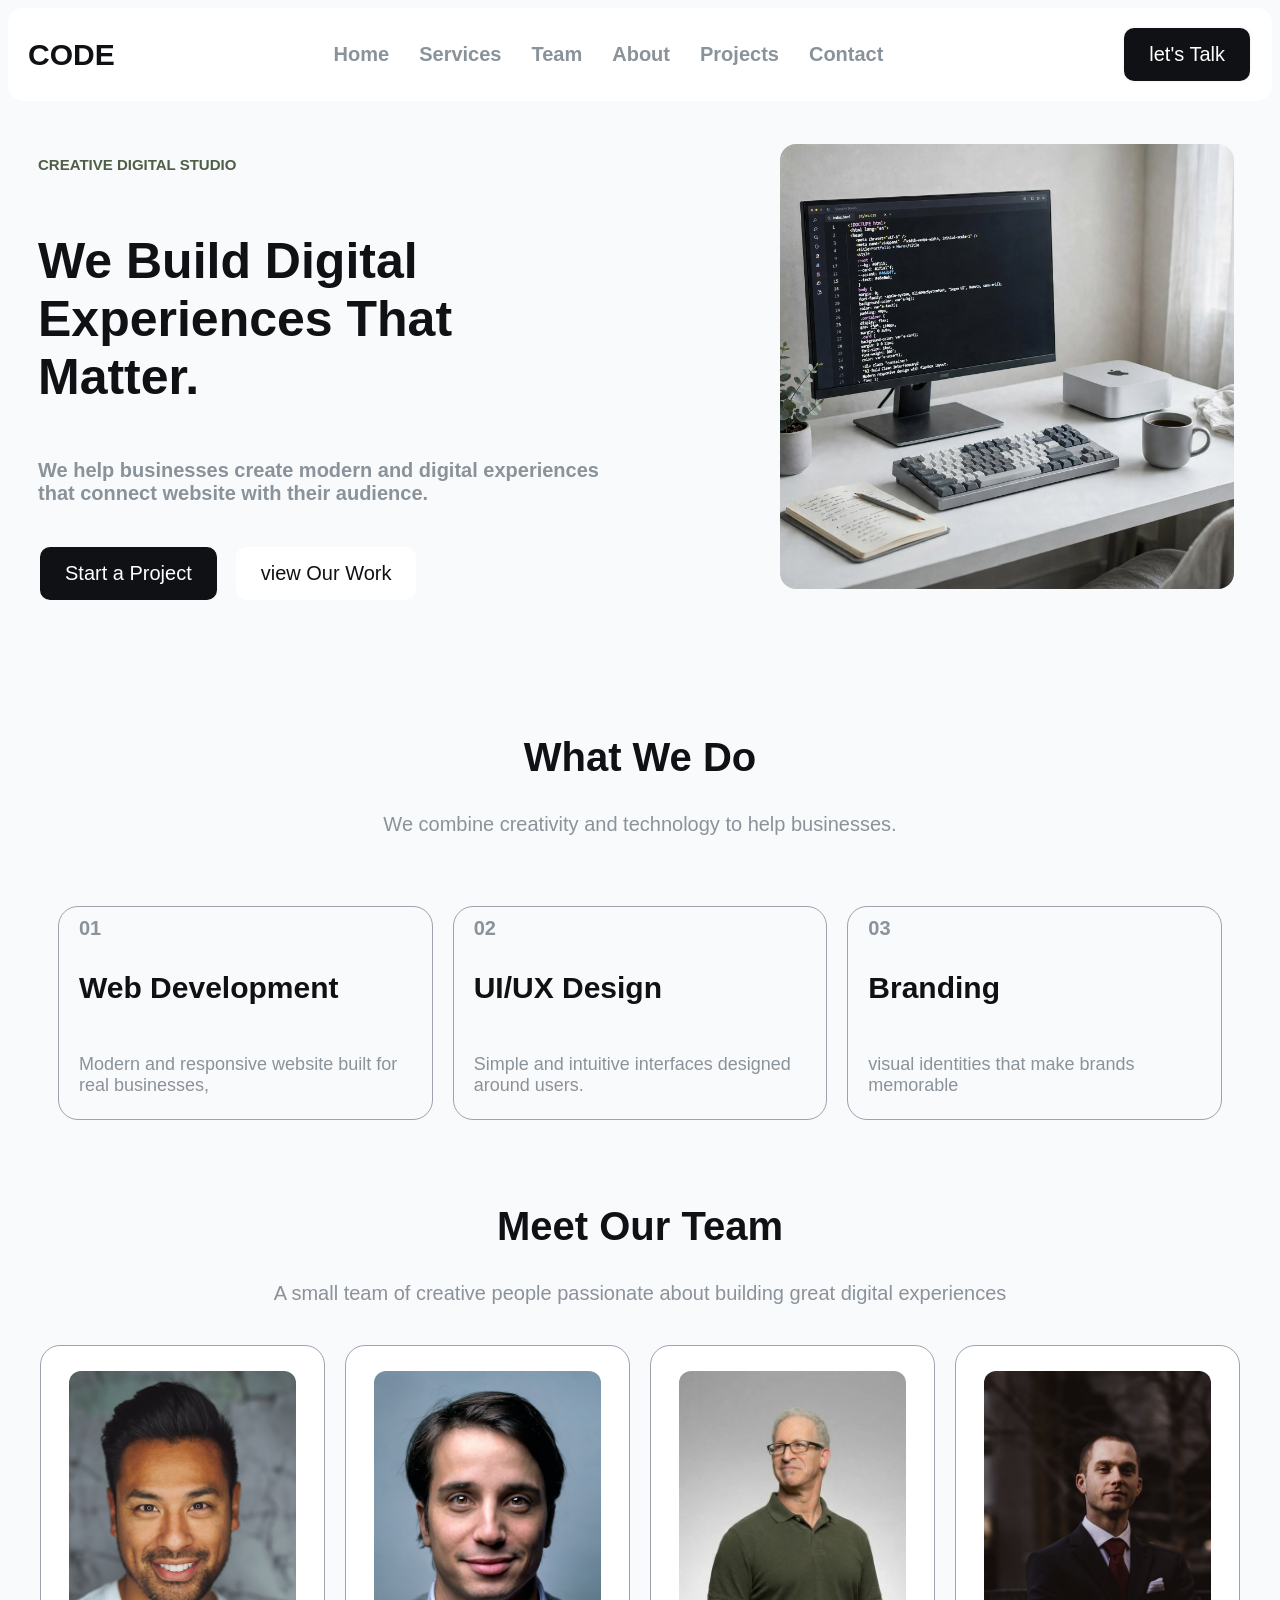
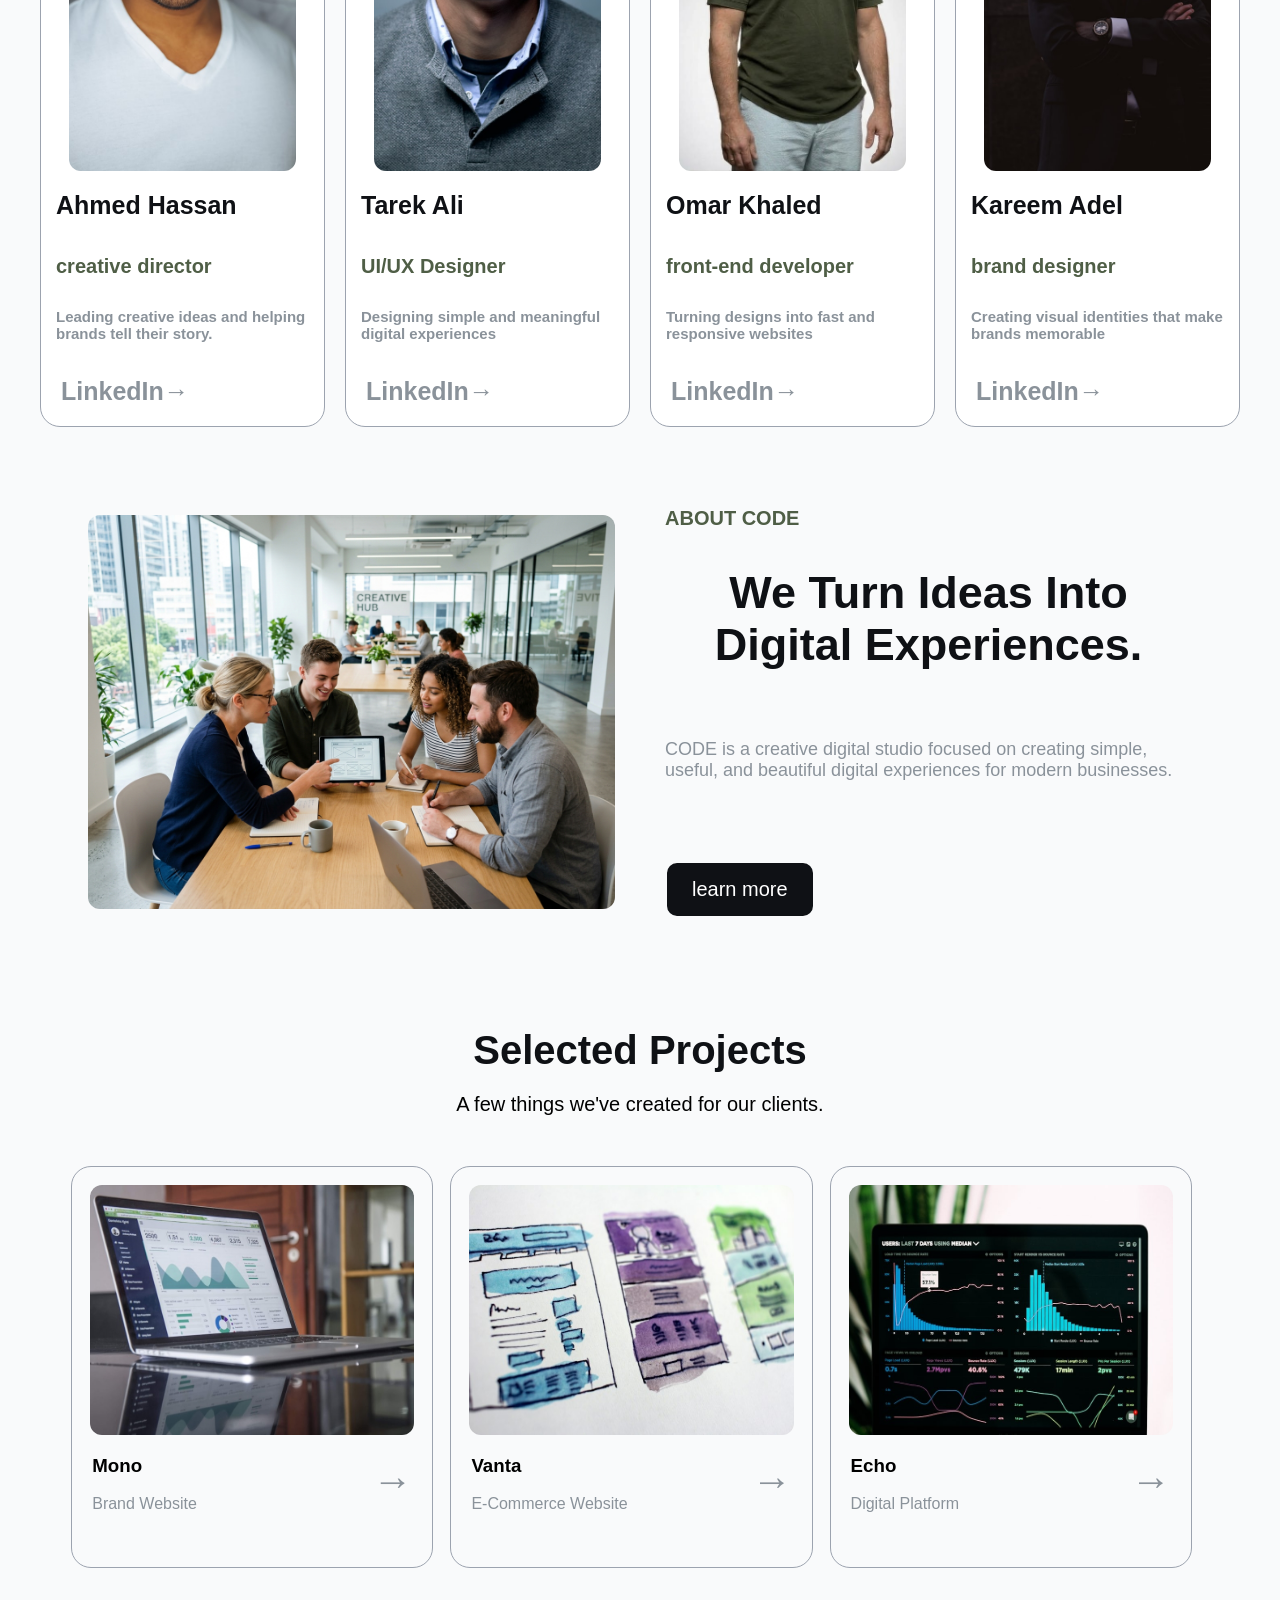
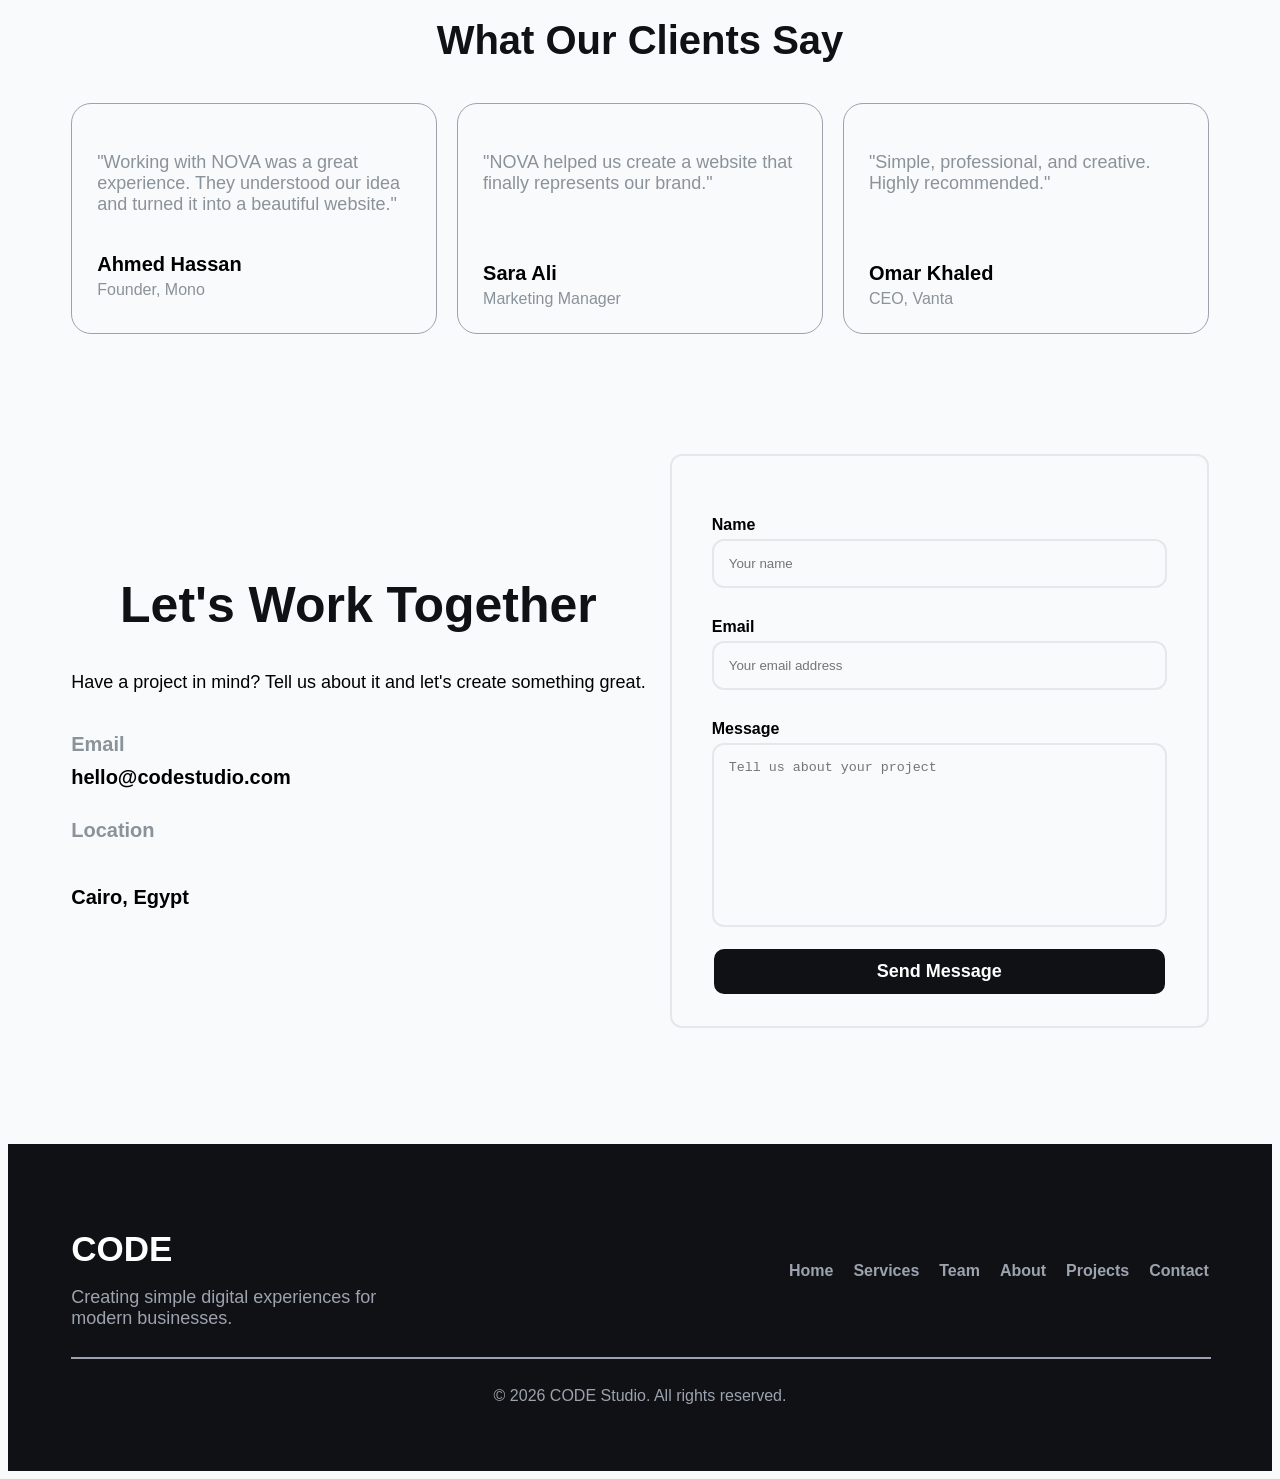
<file: index.html>
<html>
    <head>
<title>Code Studio</title>
<link rel="stylesheet" href="./code studio.css">
    </head>
    <body>
        <div class="header">
             <a href=""  class="logo">CODE</a>
      <div class="links">
        <a href="#"> Home</a>
        <a href="#" > Services</a>
        <a href="#"> Team</a>
         <a href="#"> About</a>
         <a href="#">Projects</a>
         <a href="#"> Contact</a>
        </div>
         <button class="one">let's Talk</button>
      </div>
        <div class="main">
         <div class="main-text"> 
          <h5>creative digital studio</h5>
            <h1>we build digital experiences that matter.</h1>
            <p>We help businesses create modern  and digital experiences that connect website with their audience.  </p>
          <div class="main-buttons">
              <button class="one"> Start a Project</button>
            <button class="two"> view Our Work</button> 

          </div>
        </div>
            
        
        <div  class="setup">
             <img class="setup-img" src="./setup.jpeg" alt=" setup">
        </div>

        </div>
        <div class="our-Services" > 
          <div class="ser-text">
            <h2>what we do</h2>
            <p> We combine creativity and technology to help businesses. </p>
          </div>
          <div class="ser-cards" >
                  <div class="ser-card">
            <span> 01</span>
            <h3> web development</h3>
            <p> Modern and responsive website built for real businesses, </p>
          </div>
          <div class="ser-card">
            <span>02</span>
            <h3>UI/UX design</h3>
            <p> Simple and intuitive interfaces designed around users.  </p>
          </div>
          <div class="ser-card">
            <span>03</span>
            <h3> Branding</h3>
            <p>visual identities that make brands memorable</p>
          </div>
           
          </div>
           </div>
           <div class="team">
            <div class="team-text">
                <h2>meet our team</h2>
                <p> A small team of creative people passionate about building great digital experiences </p>
            </div>
            <div class="team-cards">
                <div class="team-card">
                    <img src="./ahmed.jpeg" alt="team">
                    <h3> ahmed hassan</h3>
                    <span> creative director</span>
                    <p> Leading creative ideas and helping brands tell their story.</p>
                    <a href="#" class="arr"> LinkedIn→</a>
                </div>
                <div class="team-card">
                    <img src="./tarek.jpeg" alt="team">
                    <h3> tarek ali</h3>
                    <span> UI/UX Designer</span>
                    <p> Designing simple and meaningful digital experiences</p>
                    <a href="#" class="arr"> LinkedIn→</a>
                </div>
                <div class="team-card">
                    <img src="./omar.jpeg" alt="team">
                    <h3> omar Khaled</h3>
                    <span> front-end developer</span>
                    <p> Turning designs into fast and responsive websites</p>
                    <a href="#" class="arr"> LinkedIn→</a>
                </div>
                <div class="team-card">
                    <img src="./kareem.jpeg" alt="team">
                    <h3>kareem adel </h3>
                    <span>brand designer </span>
                    <p> Creating visual identities that make brands memorable</p>
                    <a href="#" class="arr"> LinkedIn→</a>
                </div>

            </div>

           </div> 
           
  <div class="about">
    <div class="about-img">
      <img src="./about.jpeg" alt="CODE Team">
    </div>
    <div class="about-content">
      <span >ABOUT CODE</span>
      <h2 class="title">We turn ideas into digital experiences.</h2>
      <p >
        CODE is a creative digital studio focused on creating simple, useful, and beautiful digital experiences for modern businesses.
      </p>
  <BUTTon class="one">learn more</BUTTon>
    </div>
</div>

        <div class="selected-projects container">
            <div class="heading-section">
                <h2>Selected Projects</h2>
                <p>A few things we've created for our clients.</p>
            </div>
            <div class="selected-projects-cards">
                <div class="selected-projects-card">
                    <img src="./mono.jpeg" alt="image not found"/>
                    <div class="selected-projects-card-info">
                        <div class="selected-projects-card-info-left">
                            <h3>Mono</h3>
                            <p>Brand Website</p>
                        </div>
                        <div class="selected-projects-card-info-right">
                            <a href="#" class="arr">→</a>
                        </div>
                    </div>
                </div>
                <div class="selected-projects-card">
                    <img src="./vanta.jpeg" alt="image not found"/>
                    <div class="selected-projects-card-info">
                        <div class="selected-projects-card-info-left">
                            <h3>Vanta</h3>
                            <p>E-Commerce Website</p>
                        </div>
                        <div class="selected-projects-card-info-right">
                            <a href="#" class="arr">→</a>
                        </div>
                    </div>
                </div>
                <div class="selected-projects-card">
                    <img src="./echo.jpeg" alt="image not found"/>
                    <div class="selected-projects-card-info">
                        <div class="selected-projects-card-info-left">
                            <h3>Echo</h3>
                            <p>Digital Platform</p>
                        </div>
                        <div class="selected-projects-card-info-right">
                            <a href="#" class="arr">→</a>
                        </div>
                    </div>
                </div>
            </div>
        </div>
        <div class="clients-says container">
            
                <h2>What Our Clients Say</h2>
            
            <div class="clients-says-cards">
                <div class="clients-says-card">
                    <p>"Working with NOVA was a great experience. They understood our idea and turned it into a beautiful website."</p>
                    <h3>Ahmed Hassan</h3>
                    <span>Founder, Mono</span>
                </div>
                <div class="clients-says-card">
                    <p>"NOVA helped us create a website that finally represents our brand."</p>
                    <h3>Sara Ali</h3>
                    <span>Marketing Manager</span>
                </div>
                <div class="clients-says-card">
                    <p>"Simple, professional, and creative. Highly recommended."</p>
                    <h3>Omar Khaled</h3>
                    <span>CEO, Vanta</span>
                </div>
            </div>
        </div><div class="contact container">
            <div class="contact-left">
                <h2>Let's Work Together</h2>
                <p>Have a project in mind? Tell us about it and let's create something great.</p>
                <span>Email</span>
                <a href="#">hello@codestudio.com</a>
                <span>Location</span>
                <h5>Cairo, Egypt</h5>
            </div>
            <form>
                <label for="name">Name</label>
                <input id="name" type="text" placeholder="Your name"/>
                <label for="email">Email</label>
                <input id="email" type="email" placeholder="Your email address"/>
                <label for="message">Message</label>
                <textarea id="message" placeholder="Tell us about your project" rows="10"></textarea>
                <button type="submit">Send Message</button>
            </form>
        </div>
        <div class="footer">
            <div class="footer-content container">
                <div class="footer-top">
                   <div class="footer-top-left">
                       <h3>CODE</h3>
                       <p>Creating simple digital experiences for<br> modern businesses.</p>
                    </div>
                    <div class="footer-links">
                        <a href="#">Home</a>
                        <a href="#">Services</a>
                        <a href="#">Team</a>
                        <a href="#">About</a>
                        <a href="#">Projects</a>
                        <a href="#">Contact</a>
                    </div>
                </div>
                <hr />
                <p class="footer-copyright">© 2026 CODE Studio. All rights reserved.</p>
            </div>
        </div>    

    </body>
 </html>
</file>
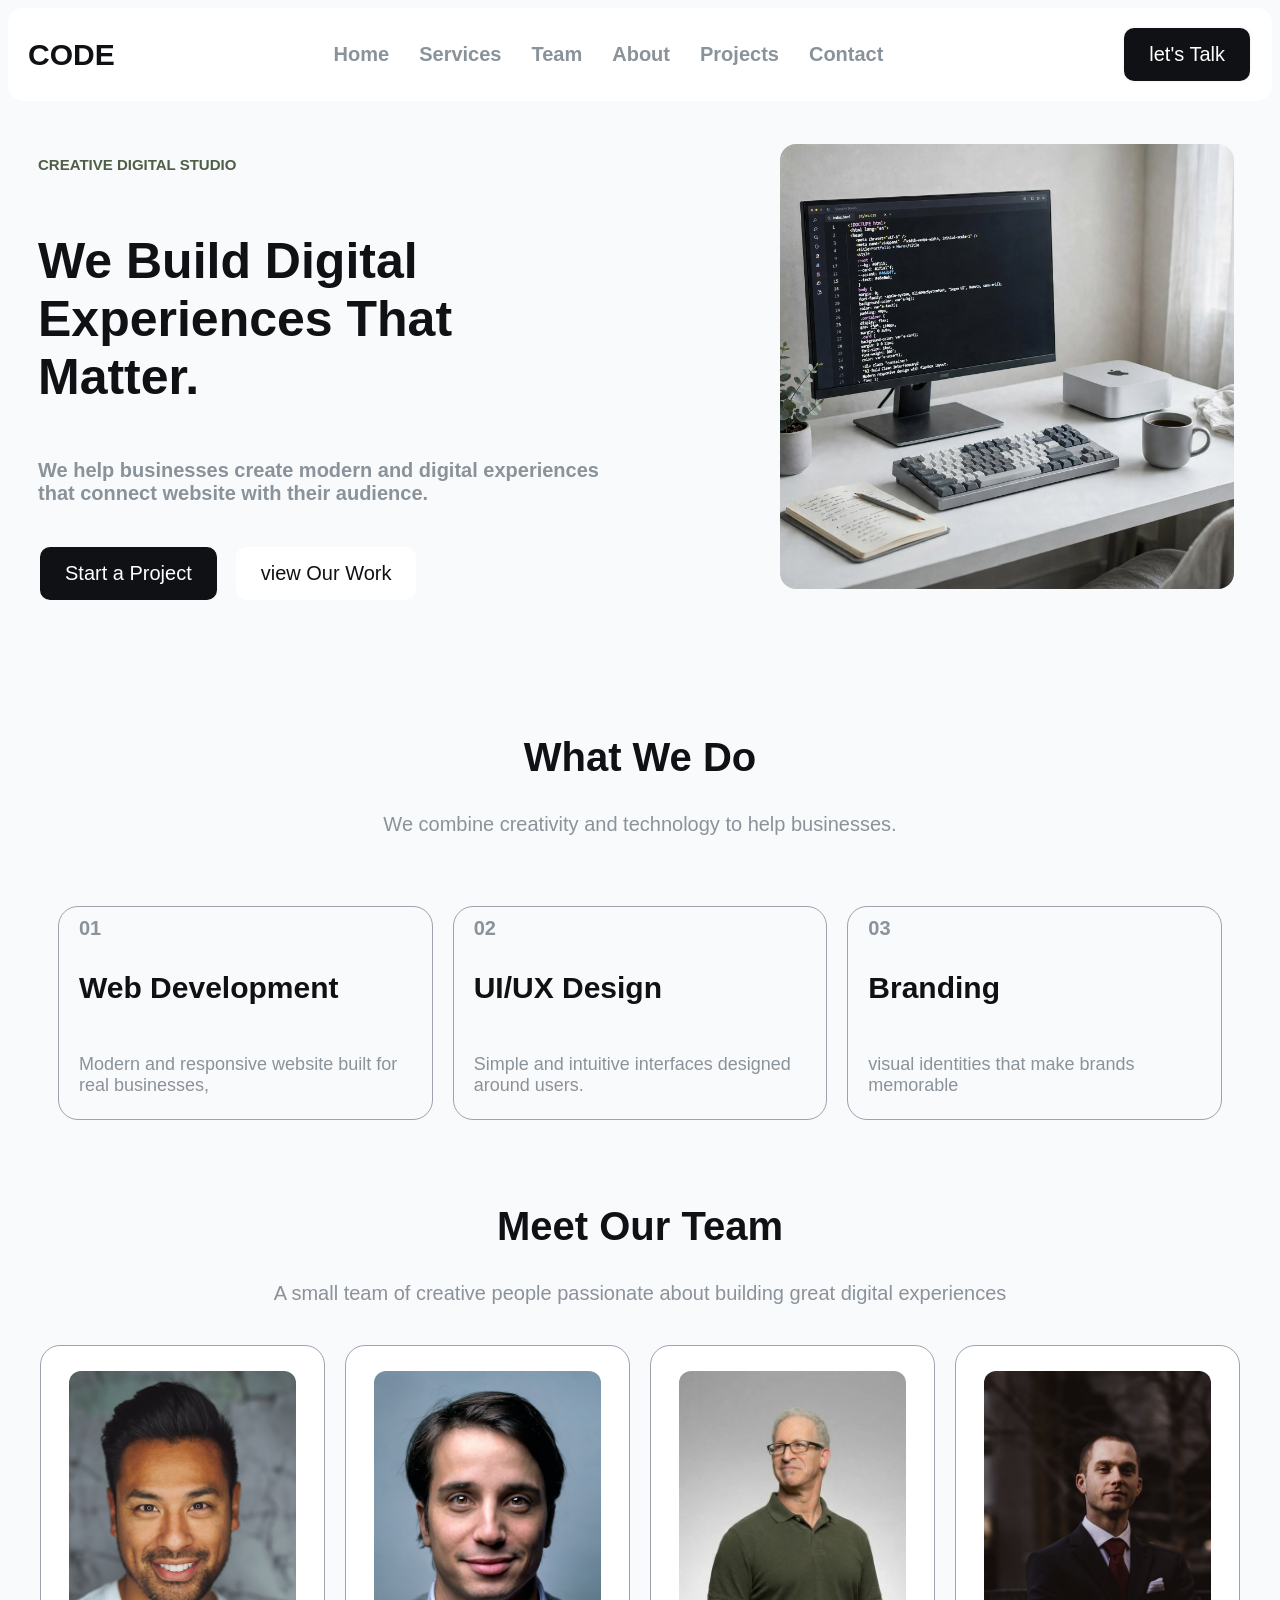
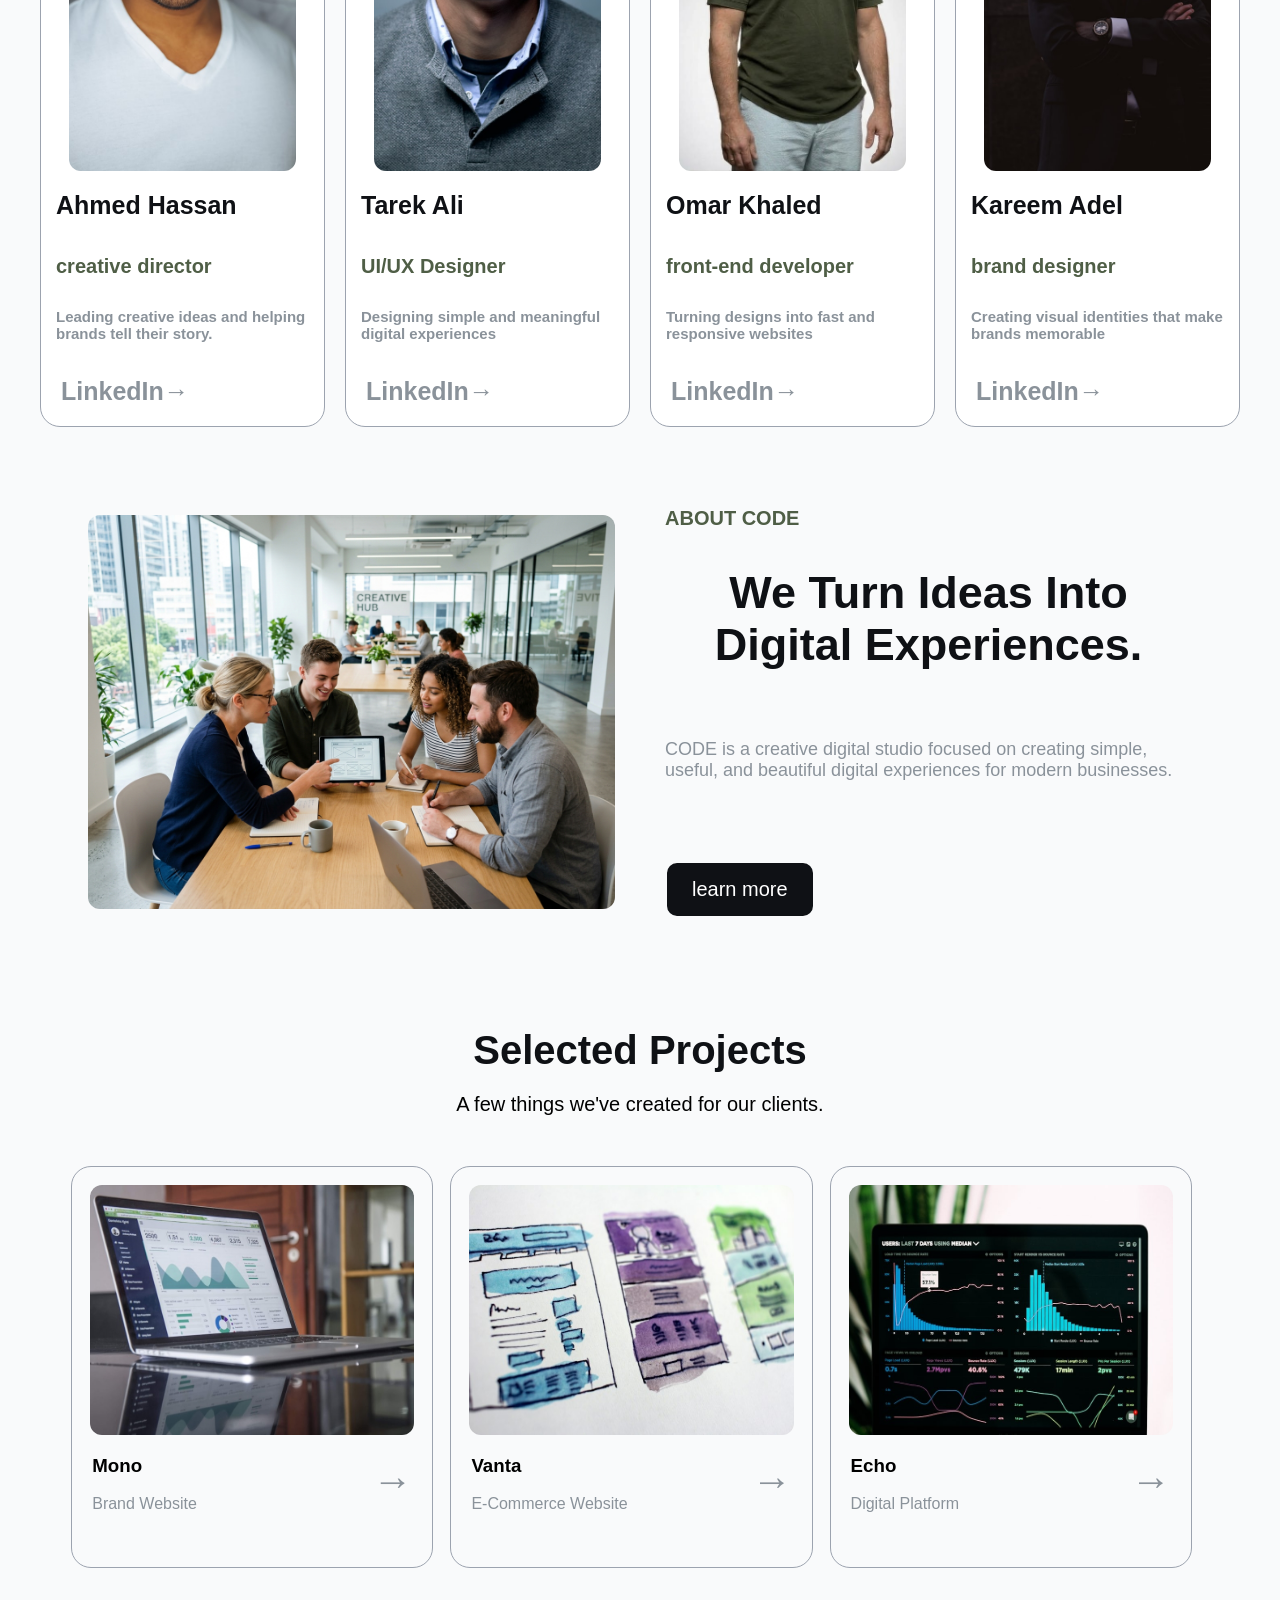
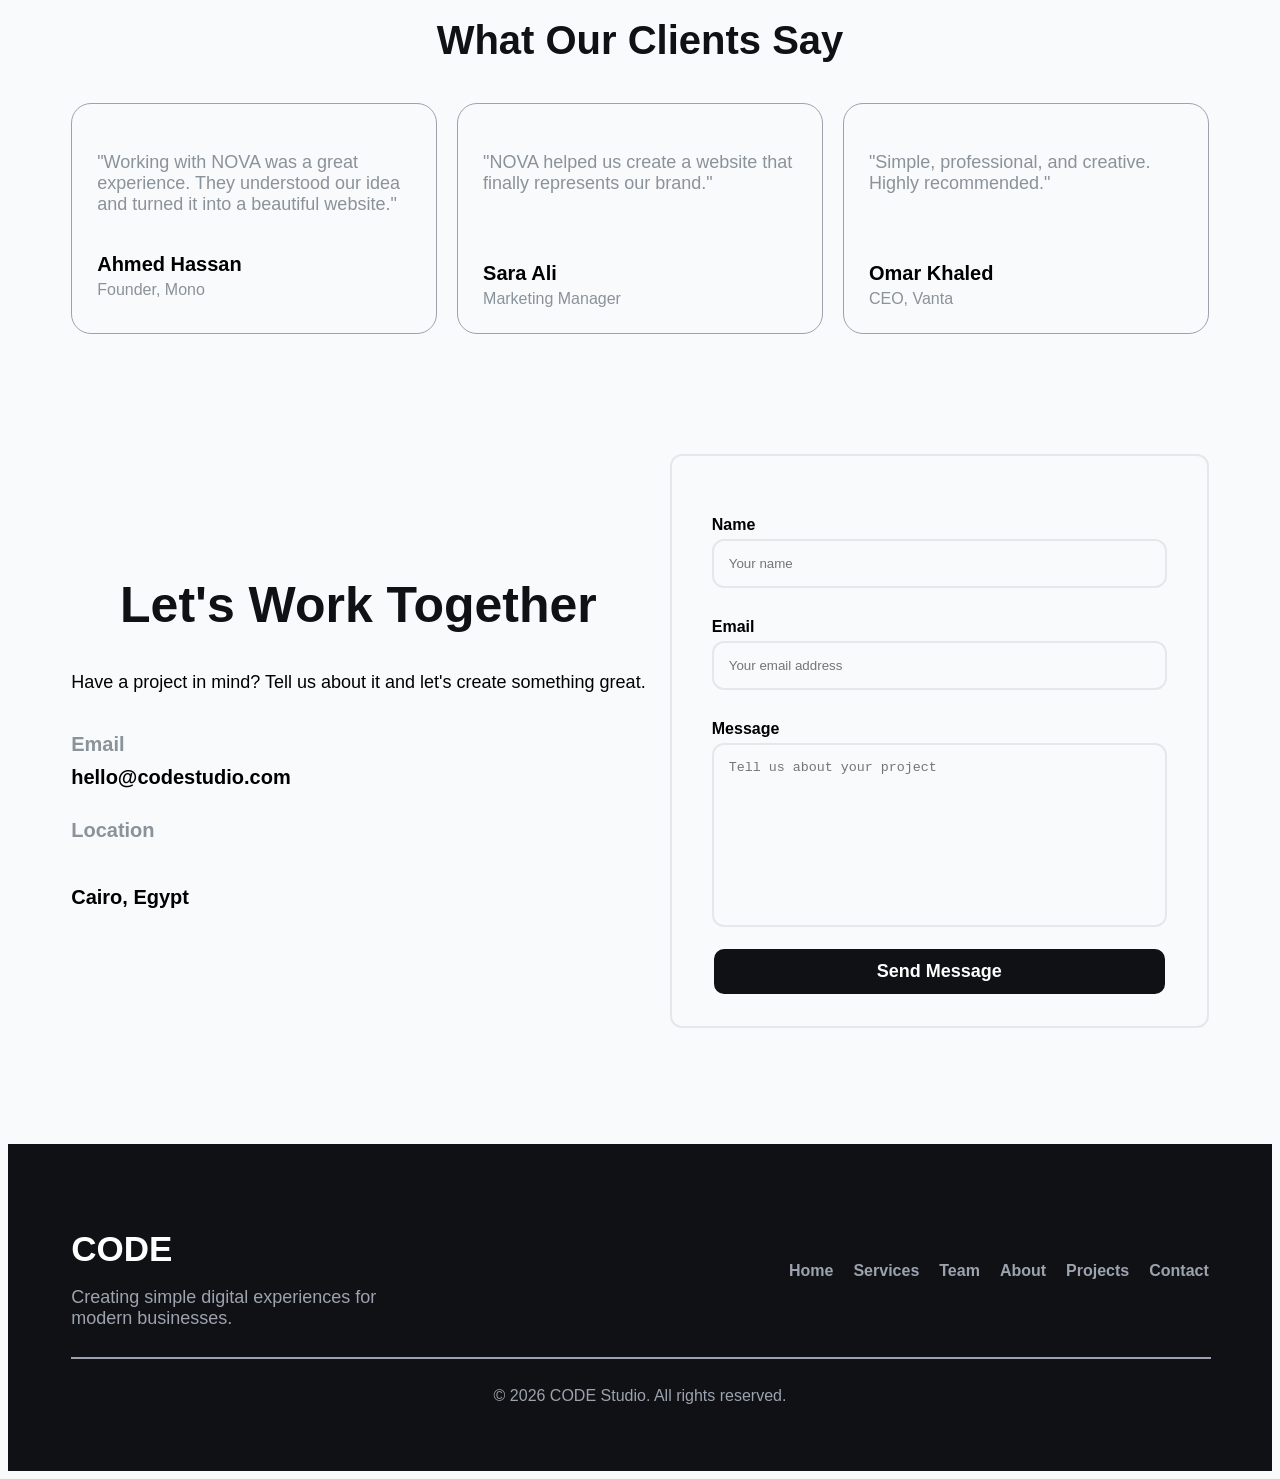
<file: code studio.html>
<html>
    <head>
<title>Code Studio</title>
<link rel="stylesheet" href="./code studio.css">
    </head>
    <body>
        <div class="header">
             <a href=""  class="logo">CODE</a>
      <div class="links">
        <a href="#"> Home</a>
        <a href="#" > Services</a>
        <a href="#"> Team</a>
         <a href="#"> About</a>
         <a href="#">Projects</a>
         <a href="#"> Contact</a>
        </div>
         <button class="one">let's Talk</button>
      </div>
        <div class="main">
         <div class="main-text"> 
          <h5>creative digital studio</h5>
            <h1>we build digital experiences that matter.</h1>
            <p>We help businesses create modern  and digital experiences that connect website with their audience.  </p>
          <div class="main-buttons">
              <button class="one"> Start a Project</button>
            <button class="two"> view Our Work</button> 

          </div>
        </div>
            
        
        <div  class="setup">
             <img class="setup-img" src="./setup.jpeg" alt=" setup">
        </div>

        </div>
        <div class="our-Services" > 
          <div class="ser-text">
            <h2>what we do</h2>
            <p> We combine creativity and technology to help businesses. </p>
          </div>
          <div class="ser-cards" >
                  <div class="ser-card">
            <span> 01</span>
            <h3> web development</h3>
            <p> Modern and responsive website built for real businesses, </p>
          </div>
          <div class="ser-card">
            <span>02</span>
            <h3>UI/UX design</h3>
            <p> Simple and intuitive interfaces designed around users.  </p>
          </div>
          <div class="ser-card">
            <span>03</span>
            <h3> Branding</h3>
            <p>visual identities that make brands memorable</p>
          </div>
           
          </div>
           </div>
           <div class="team">
            <div class="team-text">
                <h2>meet our team</h2>
                <p> A small team of creative people passionate about building great digital experiences </p>
            </div>
            <div class="team-cards">
                <div class="team-card">
                    <img src="./ahmed.jpeg" alt="team">
                    <h3> ahmed hassan</h3>
                    <span> creative director</span>
                    <p> Leading creative ideas and helping brands tell their story.</p>
                    <a href="#" class="arr"> LinkedIn→</a>
                </div>
                <div class="team-card">
                    <img src="./tarek.jpeg" alt="team">
                    <h3> tarek ali</h3>
                    <span> UI/UX Designer</span>
                    <p> Designing simple and meaningful digital experiences</p>
                    <a href="#" class="arr"> LinkedIn→</a>
                </div>
                <div class="team-card">
                    <img src="./omar.jpeg" alt="team">
                    <h3> omar Khaled</h3>
                    <span> front-end developer</span>
                    <p> Turning designs into fast and responsive websites</p>
                    <a href="#" class="arr"> LinkedIn→</a>
                </div>
                <div class="team-card">
                    <img src="./kareem.jpeg" alt="team">
                    <h3>kareem adel </h3>
                    <span>brand designer </span>
                    <p> Creating visual identities that make brands memorable</p>
                    <a href="#" class="arr"> LinkedIn→</a>
                </div>

            </div>

           </div> 
           
  <div class="about">
    <div class="about-img">
      <img src="./about.jpeg" alt="CODE Team">
    </div>
    <div class="about-content">
      <span >ABOUT CODE</span>
      <h2 class="title">We turn ideas into digital experiences.</h2>
      <p >
        CODE is a creative digital studio focused on creating simple, useful, and beautiful digital experiences for modern businesses.
      </p>
  <BUTTon class="one">learn more</BUTTon>
    </div>
</div>

        <div class="selected-projects container">
            <div class="heading-section">
                <h2>Selected Projects</h2>
                <p>A few things we've created for our clients.</p>
            </div>
            <div class="selected-projects-cards">
                <div class="selected-projects-card">
                    <img src="./mono.jpeg" alt="image not found"/>
                    <div class="selected-projects-card-info">
                        <div class="selected-projects-card-info-left">
                            <h3>Mono</h3>
                            <p>Brand Website</p>
                        </div>
                        <div class="selected-projects-card-info-right">
                            <a href="#" class="arr">→</a>
                        </div>
                    </div>
                </div>
                <div class="selected-projects-card">
                    <img src="./vanta.jpeg" alt="image not found"/>
                    <div class="selected-projects-card-info">
                        <div class="selected-projects-card-info-left">
                            <h3>Vanta</h3>
                            <p>E-Commerce Website</p>
                        </div>
                        <div class="selected-projects-card-info-right">
                            <a href="#" class="arr">→</a>
                        </div>
                    </div>
                </div>
                <div class="selected-projects-card">
                    <img src="./echo.jpeg" alt="image not found"/>
                    <div class="selected-projects-card-info">
                        <div class="selected-projects-card-info-left">
                            <h3>Echo</h3>
                            <p>Digital Platform</p>
                        </div>
                        <div class="selected-projects-card-info-right">
                            <a href="#" class="arr">→</a>
                        </div>
                    </div>
                </div>
            </div>
        </div>
        <div class="clients-says container">
            
                <h2>What Our Clients Say</h2>
            
            <div class="clients-says-cards">
                <div class="clients-says-card">
                    <p>"Working with NOVA was a great experience. They understood our idea and turned it into a beautiful website."</p>
                    <h3>Ahmed Hassan</h3>
                    <span>Founder, Mono</span>
                </div>
                <div class="clients-says-card">
                    <p>"NOVA helped us create a website that finally represents our brand."</p>
                    <h3>Sara Ali</h3>
                    <span>Marketing Manager</span>
                </div>
                <div class="clients-says-card">
                    <p>"Simple, professional, and creative. Highly recommended."</p>
                    <h3>Omar Khaled</h3>
                    <span>CEO, Vanta</span>
                </div>
            </div>
        </div><div class="contact container">
            <div class="contact-left">
                <h2>Let's Work Together</h2>
                <p>Have a project in mind? Tell us about it and let's create something great.</p>
                <span>Email</span>
                <a href="#">hello@codestudio.com</a>
                <span>Location</span>
                <h5>Cairo, Egypt</h5>
            </div>
            <form>
                <label for="name">Name</label>
                <input id="name" type="text" placeholder="Your name"/>
                <label for="email">Email</label>
                <input id="email" type="email" placeholder="Your email address"/>
                <label for="message">Message</label>
                <textarea id="message" placeholder="Tell us about your project" rows="10"></textarea>
                <button type="submit">Send Message</button>
            </form>
        </div>
        <div class="footer">
            <div class="footer-content container">
                <div class="footer-top">
                   <div class="footer-top-left">
                       <h3>CODE</h3>
                       <p>Creating simple digital experiences for<br> modern businesses.</p>
                    </div>
                    <div class="footer-links">
                        <a href="#">Home</a>
                        <a href="#">Services</a>
                        <a href="#">Team</a>
                        <a href="#">About</a>
                        <a href="#">Projects</a>
                        <a href="#">Contact</a>
                    </div>
                </div>
                <hr />
                <p class="footer-copyright">© 2026 CODE Studio. All rights reserved.</p>
            </div>
        </div>    

    </body>
 </html>
</file>
<file: code studio.css>
body{
    background-color: #f9fafb;
    font-family: 'Segoe UI', Tahoma, Geneva, Verdana, sans-serif;
}
.header {
 display: flex;
 justify-content: space-between;
 align-items: center;
 background-color: #fff;
 padding: 18px 20px;
 border-radius: 15px;

}
.logo {
    text-decoration: none;
   font-size: 30px;
   color: #0f1115;
   font-weight: 700;
}
.links {
    display: flex;
    gap: 30px;
    margin-right: 20px;
    font-size: 20px;
   font-weight: 600;

}
.links a {
    text-decoration: none;
    color: #8a929a;
}
button{
    font-size: 20px;
    border-radius: 12px;
    padding: 15px 25px;
     border:2px solid #f9fafb;
cursor: pointer;
}
.one {
    color: #fff;
    background-color: #0f1115;
   
}
.two {
    color: #0f1115;
    background-color: #fff;
}
.main{
display: flex;
align-items: center;
justify-content: space-between;
padding: 30px 15px;
gap: 70px;

margin: 0 auto;
}
h2{
    text-align: center;
    font-size: 40px;
    color: #0f1115;
    text-transform: capitalize;
}
.main-text{
    flex: 1;
    display: flex;
    flex-direction: column;
    align-items: flex-start;
    padding: 0px 15px;

}
.main h5 {
    text-transform: uppercase;
    font-size: 15px;
    color: #4f5e46;
}
.main h1 {
    text-transform: capitalize;
    font-size: 50px;
    color: #0f1115;
}
.main p{
    color: #8a929a;
    font-size: 20px;
    font-weight: 600;
}

.setup{
  margin: auto;
  align-items: center;
  flex: 1;
 padding: auto;
  

}
.setup-img{
  width:80%;
  height: auto;
 border-radius: 16px;
 margin-left: 90px;

}
.main-buttons{
    display: flex;
    margin-top: 20px;
    gap: 15px;
   
}  
.our-services {
  padding: 50px;}
.ser-cards {
     display:grid;
    grid-template-columns:1fr 1fr 1fr;
    gap:20px;
    margin-top:30px;
    
}
.ser-text{
    text-align: center;
    padding: 20px ;
}
.ser-text h2 {
    font-size: 40px;
    text-transform: capitalize;
    color: #0f1115;


}
.ser-text p{
    font-size: 20px;
    color: #8a929a;
    
}

.ser-card{
    border-radius:20px;
    display:flex;
    flex-direction:column;
    border: 1px solid #9ca3af;
  padding: 5px 20px;
  gap: 1px;
}
.ser-card span{
    font-size: 20px;
    font-weight: 700;
    color: #8a929a;
    padding-top: 5px;
}
.ser-card h3 {
    text-transform: capitalize;
    font-size: 30px ;
    color: #0f1115;

}
.ser-card p {
    font-size: 18px;
    color: #8a929a;

}
.team-text p{
    text-align: center;
    font-size: 20px;
    color: #8a929a;

}
.team-cards{
    display: grid;
    grid-template-columns: repeat(4, 1fr);
    gap: 20px;
    margin: 0 auto;
    max-width: 1200px;
    padding: 20px;
}
.team-cards img {
    width: 80%;
    height: 400px;
    object-fit: cover;
    border-radius: 12px;
    display: block;
    margin-left: auto;
    margin-right: auto;
margin-top: 25px;

}
.team-card {
    background-color: #ffff;
     border: 1px solid #9ca3af;
     border-radius: 20px;
     display: flex;
     flex-direction: column;
     

}
.team-card h3 {
    margin: 0;
    font-size: 25px;
    text-transform: capitalize;
    color: #0f1115;
    padding: 20px 15px ;
}
.team-card span{
    margin: 0;
    font-size: 20px;
    font-weight: 600;
    color: #4f5e46;
    padding: 15px 15px;
}
.team-card a {
    text-decoration: none;
    gap: 5px;
    align-items: center;
    display: flex;
    font-size: 25px;
    padding: 20px  20px;

}
.team-card p {
    margin: 0;
    font-size: 15px;
    padding: 15px 15px;
    font-weight: 600;
    color: #8a929a;
}
.about{
    display: flex;
    align-items: center;
    justify-content: space-between;
    padding: 60px 80px;
    gap: 50px;

}
.about-img{
    flex: 1;
}
.about img {
    width: 100%;
    border-radius:12px ;
    object-fit: cover;
}
.about-content{
    flex: 1;
}
.about-content span {
    font-size: 20px;
    font-weight: 600;
    color: #4f5e46;
}
.about-content p{
    color: #8a929a;
    font-size: 18px;
    margin-bottom: 30px;
    padding-bottom: 50px;
    padding-top: 30px;
}
.about-content h2 {
    font-size: 45px;
}
.container{
    width:90%;
    margin-left:auto;
    margin-right:auto;
}
.selected-projects .heading-section{
    text-align:center;
}
.selected-projects .heading-section h2{
    font-size:40px;
    margin-top:50px;
    margin-bottom:20px;
}
.selected-projects .heading-section p{
    font-size:20px;
}
.selected-projects-cards{
    display:grid;
    grid-template-columns:repeat(3,1fr);
    margin-top:50px;
}
.selected-projects-cards img{
    width:90%;
    border-radius: 12px;
    height:250px;
  
display: block;
margin:  0 auto;
margin-top: 18px;

}
.selected-projects-card{
    border:1px solid #9ca3af;
    border-radius:20px;
    width:95%;
    height:400px;
    display:flex;
    flex-direction:column;
    transition:1s;
}
.selected-projects-cards h3{
    margin-top:20px;
    margin-left:20px;
    font-weight:700;
}
.selected-projects-cards p{
    margin-left:20px;
    margin-top:10px;
    font-weight:400;
    color: #8a929a;

}
.arr {
    font-size: 40px;
   font-weight: 700;
   color: #8a929a;
}
.selected-projects-card-info{
    display:flex;
    align-items:center;
    justify-content:space-between;
}
.selected-projects-card-info-right a{
    text-decoration:none;
    margin-right:20px;
}
.selected-projects-card:hover a{
    color:#4f46e5;
}
.selected-projects-card:hover{
    transform:translate y(-10px);
    }
.clients-says h2{
    text-transform: capitalize;
    font-size:40px;
    margin-top:50px;
    margin-bottom:40px;
    text-align: center;
    }
    

.clients-says-cards{
    display:grid;
    grid-template-columns:1fr 1fr 1fr;
    gap:20px;
    margin-top:30px;
}
.clients-says-card{
    border:1px solid ;
    border-radius:20px;
    display:flex;
    flex-direction:column;
    border: 1px solid #9ca3af;

}
.clients-says-card p{
    padding:30px 25px;
    font-size:18px;
    color: #8a929a;
}
.clients-says-card h3{
    font-size:20px;
    margin-left:25px;
    margin-bottom:5px;
}
.clients-says-card span{
    margin-left:25px;
    margin-bottom: 25px;
    color: #8a929a;
}
.clients-says-card:first-child h3{
    margin-top:-10px;

}.contact{
    display:flex;
    justify-content:space-between;
    margin-top:100px;
    align-items:center;
}
.contact-left{
    display:flex;
    flex-direction:column;
}
form{
    display:flex;
    flex-direction:column;
}
.contact-left h2{
    margin-bottom:20px;
    font-size:50px;
}
.contact-left p{
    margin-bottom:40px;
    font-size:18px;
}
.contact-left span{
    color:#8a929a;
    font-weight:800;
    font-size:20px;
    margin-bottom:10px;
}
.contact-left a{
    margin-bottom:30px;
    text-decoration:none;
    font-size:20px;
    color:black;
    font-weight:600;
}
.contact-left h5{
    font-size:20px;
}
form{
    width:40%;
    margin-top:20px;
    border:2px solid #e5e7eb;
    padding:30px 40px;
    border-radius:12px;
}
label{
    margin-top:30px;
    margin-bottom:5px;
    font-weight:700;
}
input,textarea{
    padding:15px;
    border-radius:12px;
    border:2px solid #e5e7eb;
    background-color:#f9fafb;
    font-weight:500;
}
textarea{
    margin-bottom:20px;
    resize:none;
}
form button{
    background-color: #0f1115;
  
    padding: 12px 20px;
    border-radius: 12px;
    color: #fff;
    font-size:18px;
    font-weight: 700;
    cursor:pointer;
}

.footer{
    margin-top: 100px;
    background-color:#0f1115;
    color:#fff;
    
}
.footer-content{
    display:flex;
    flex-direction:column;
    padding:50px 20px;
}
.footer-top{
    display:flex;
    align-items:center;
    justify-content:space-between;
}
.footer-top-left h3{
    font-size:35px;
    margin-bottom:15px;
}
.footer-top-left p{
    margin-bottom:20px;
    font-size:18px;
    color:#9ca3af;
}
.footer-links{
    display:flex;
    justify-content:space-between;
    gap:20px;
}
.footer-links a{
    text-decoration:none;
    color:#9ca3af;
    font-weight:600;
}
hr{
    border:1px solid #9ca3af;
    width: 100%;
}
.footer-copyright{
    text-align:center;
    margin-top:20px;
    color:#9ca3af;
}
</file>
